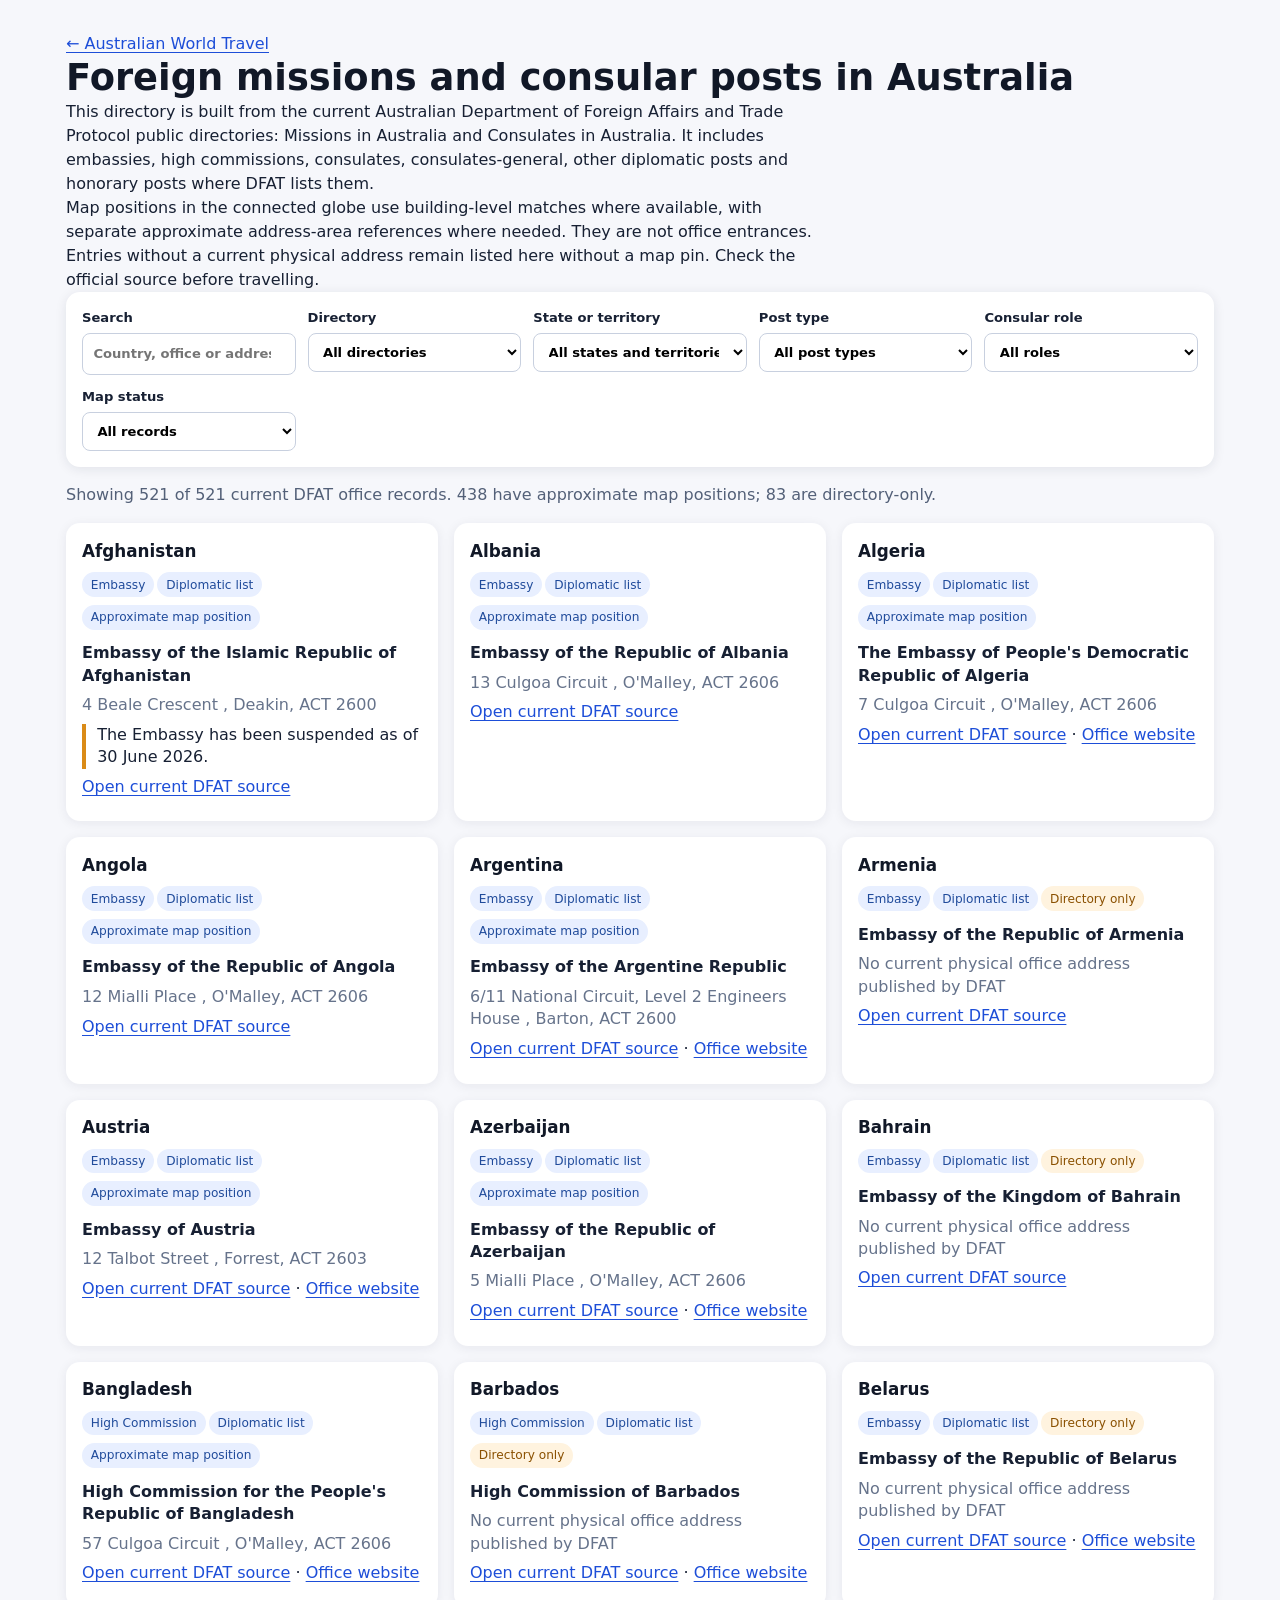
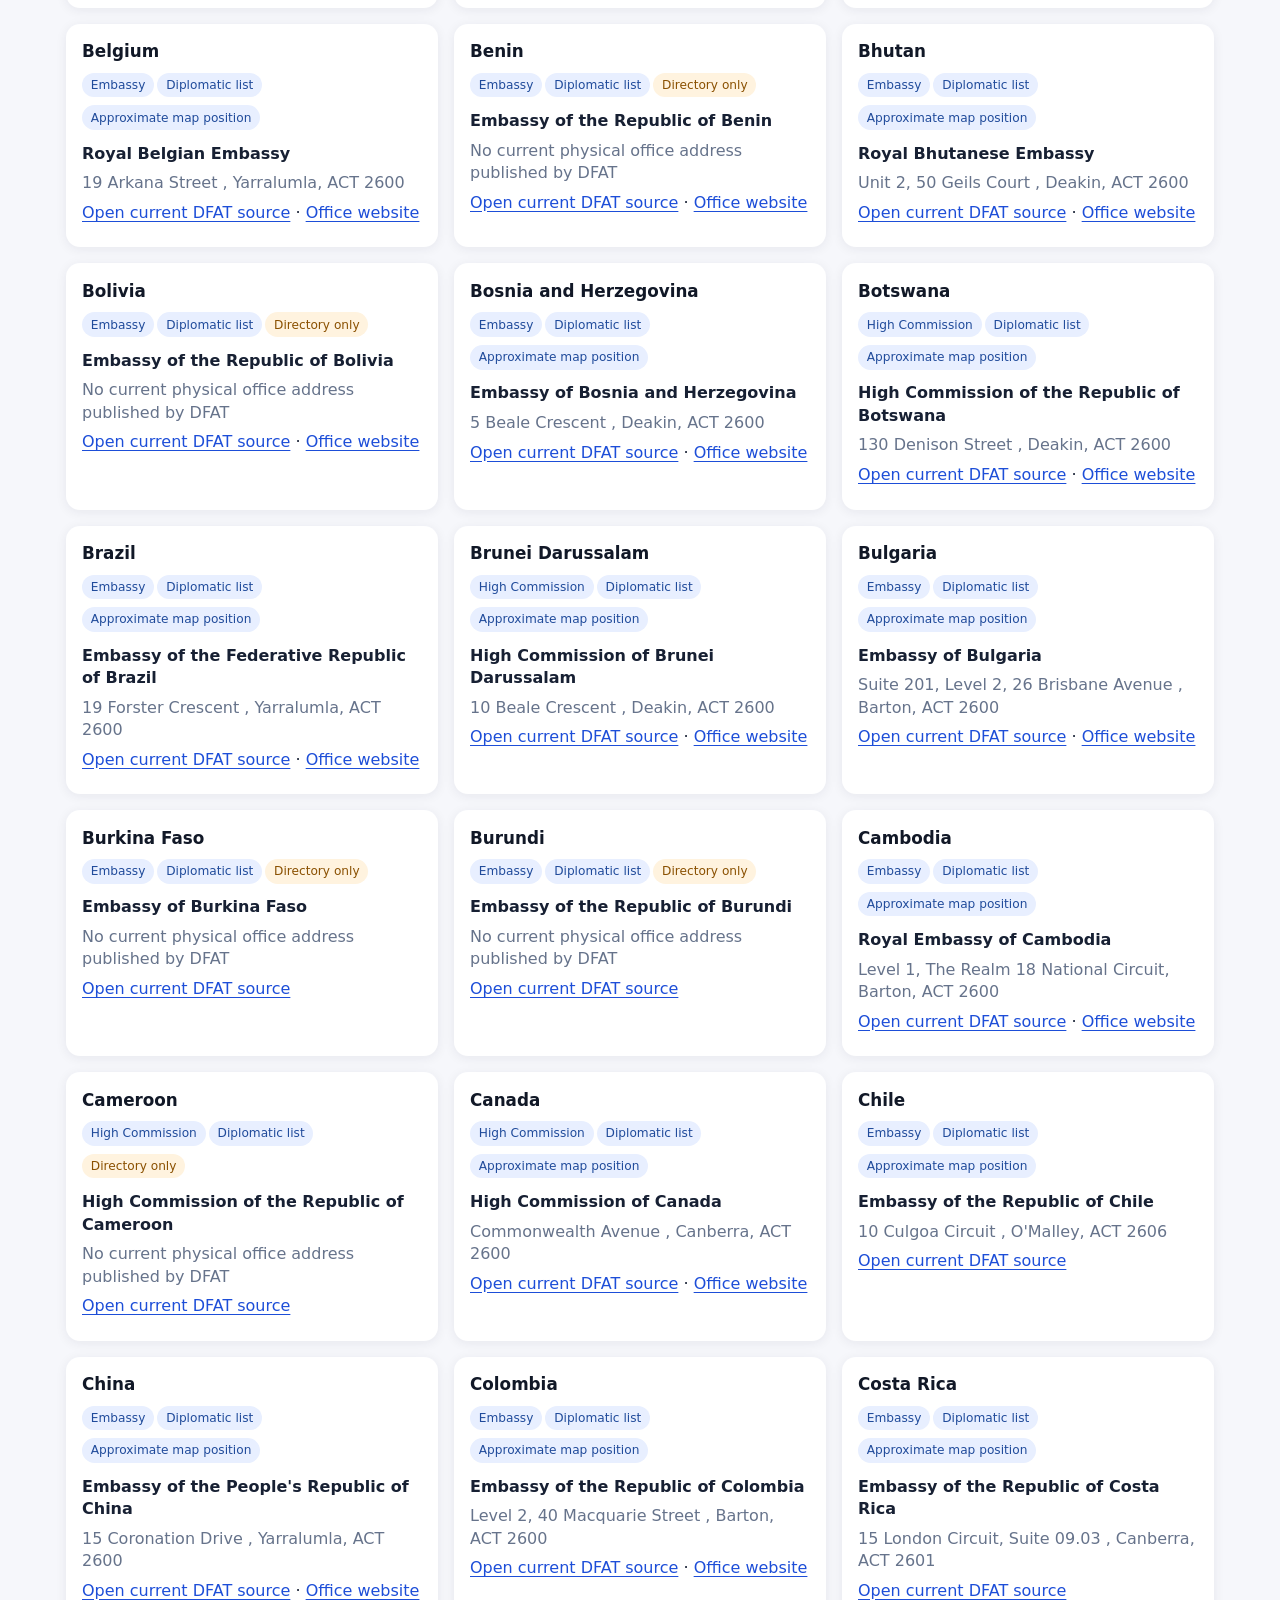
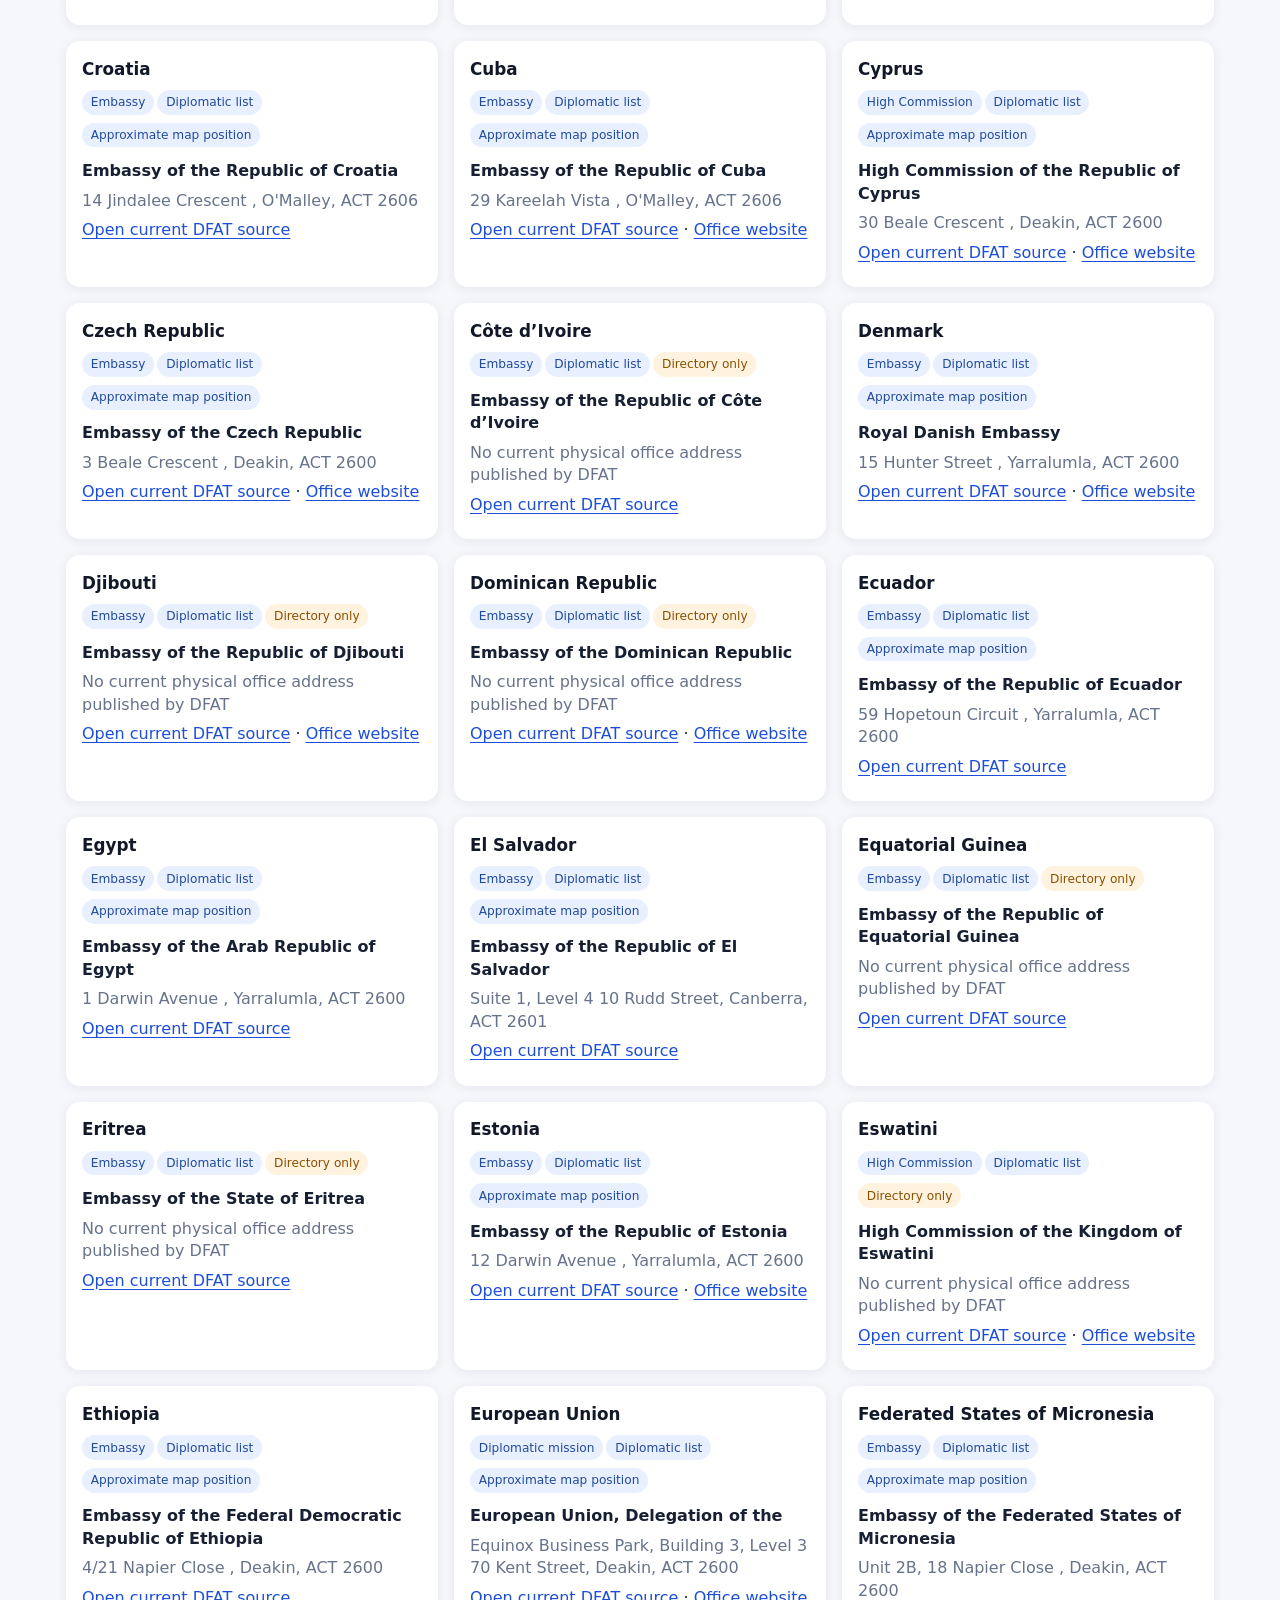
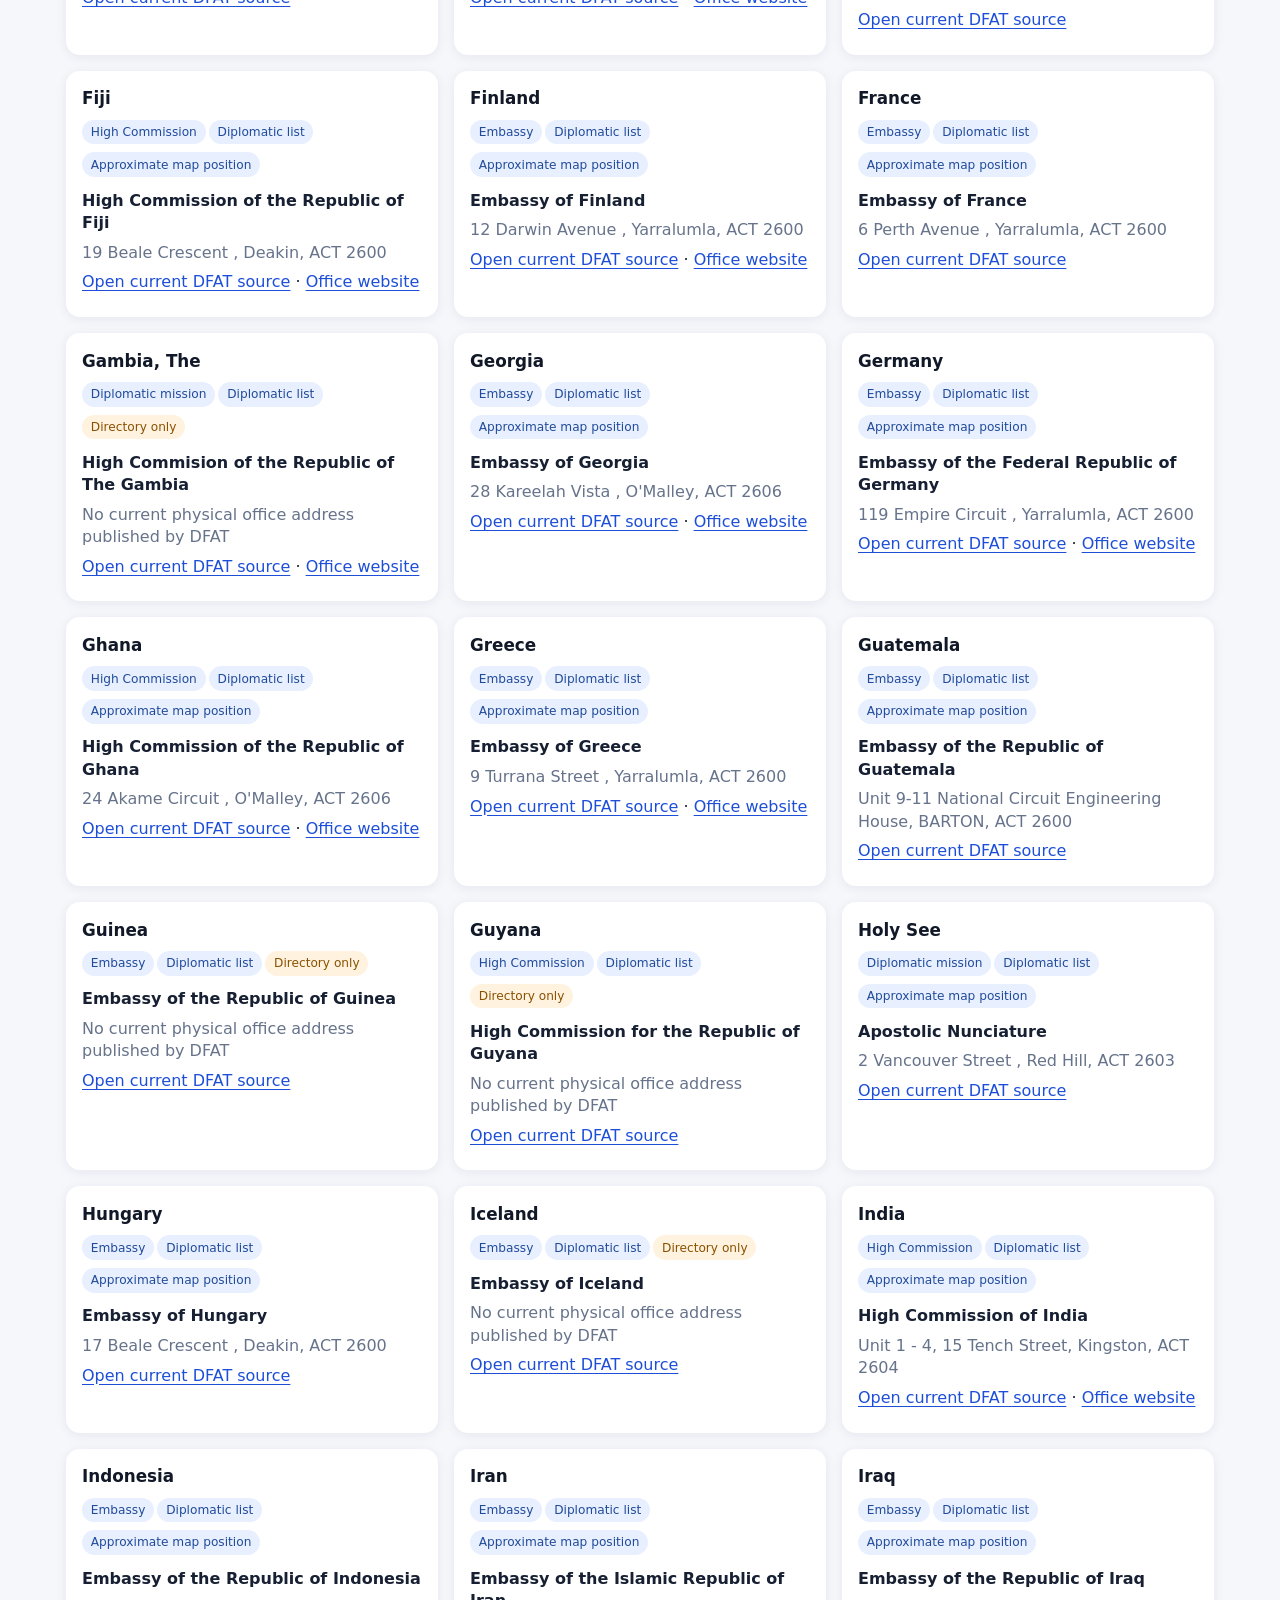
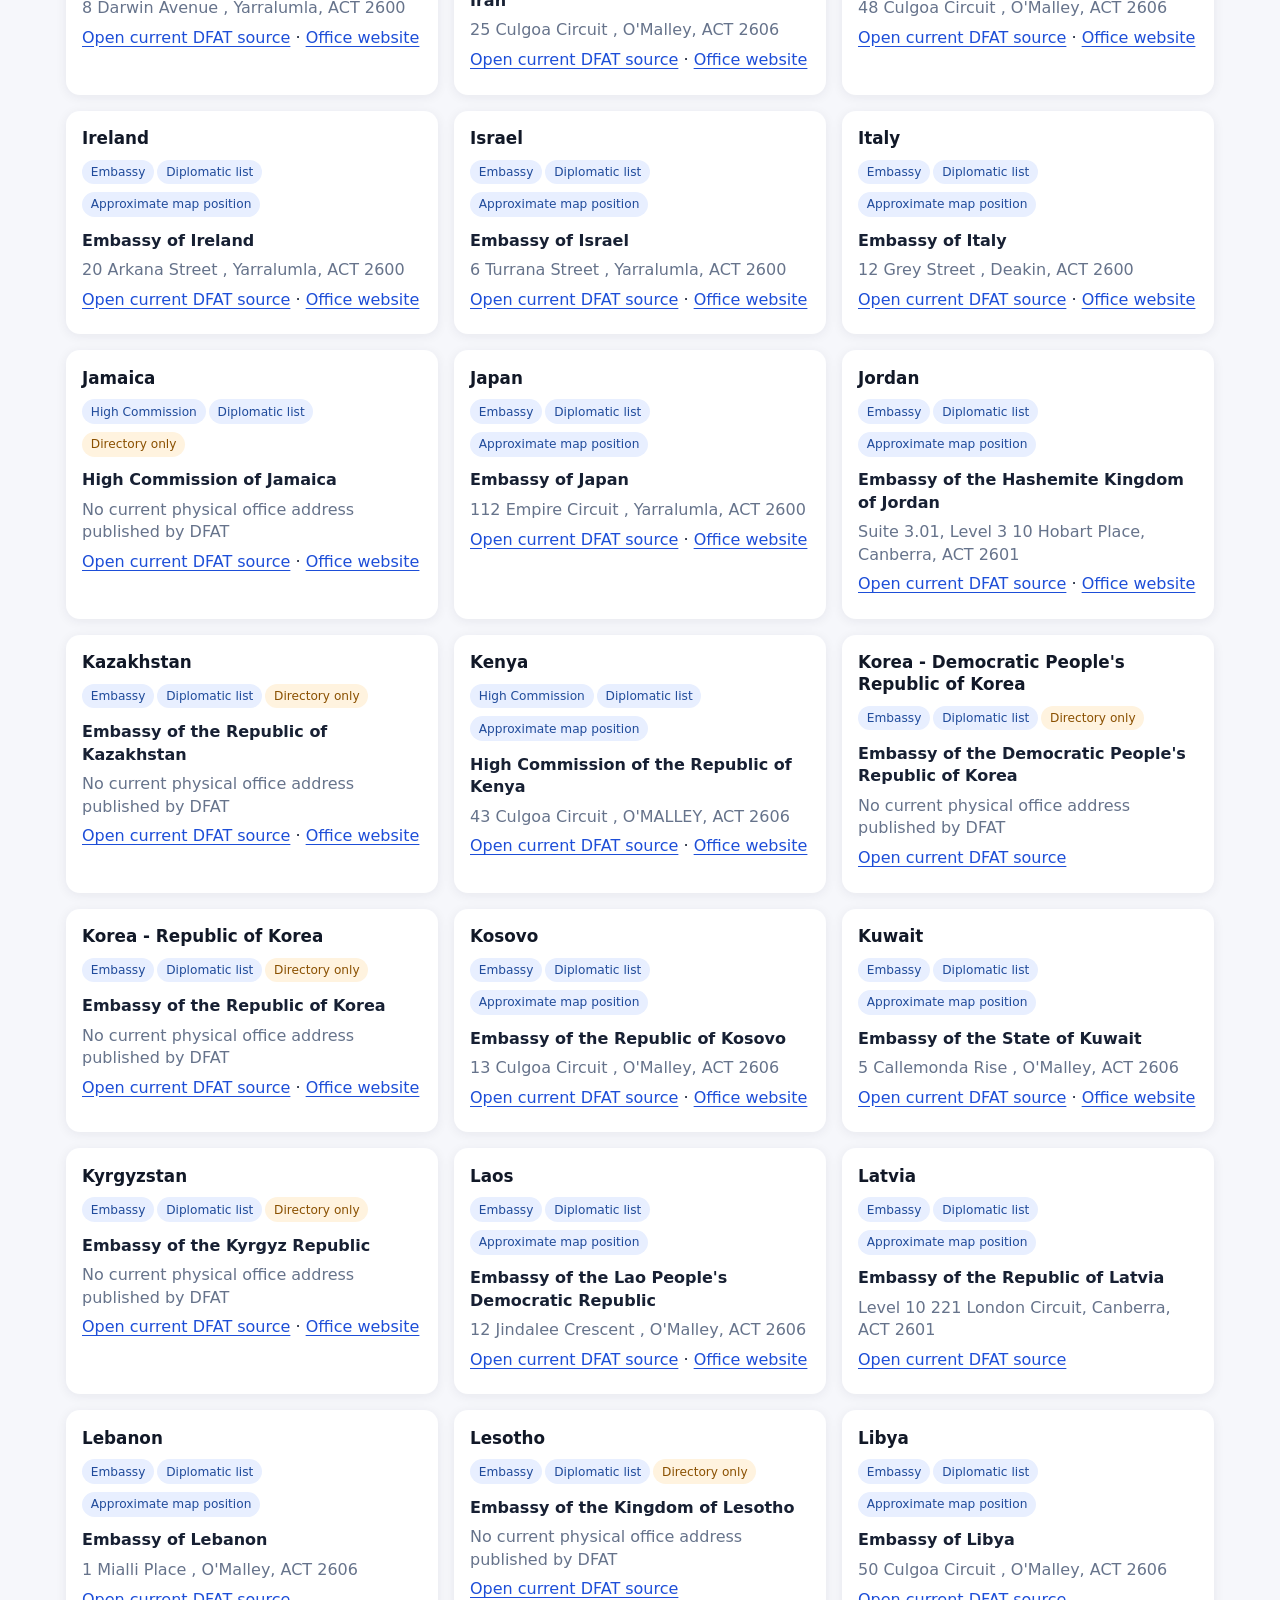
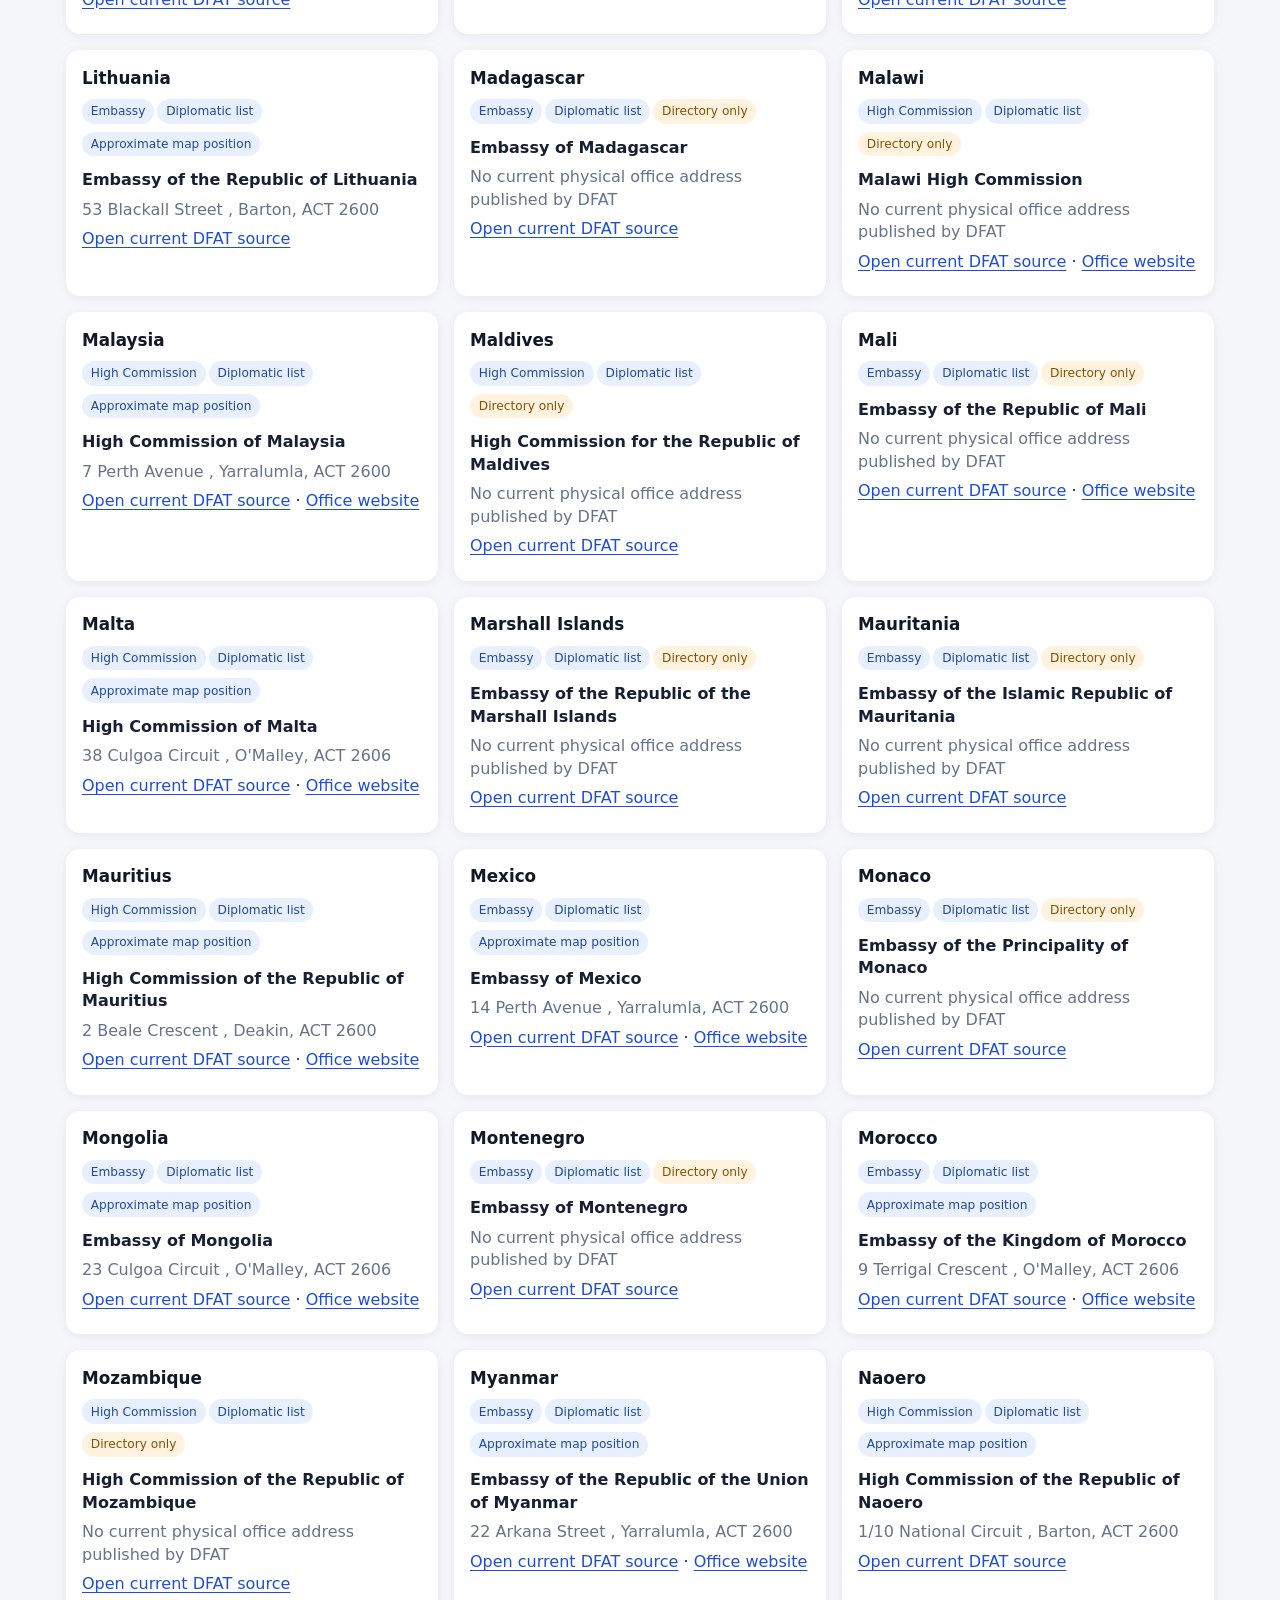
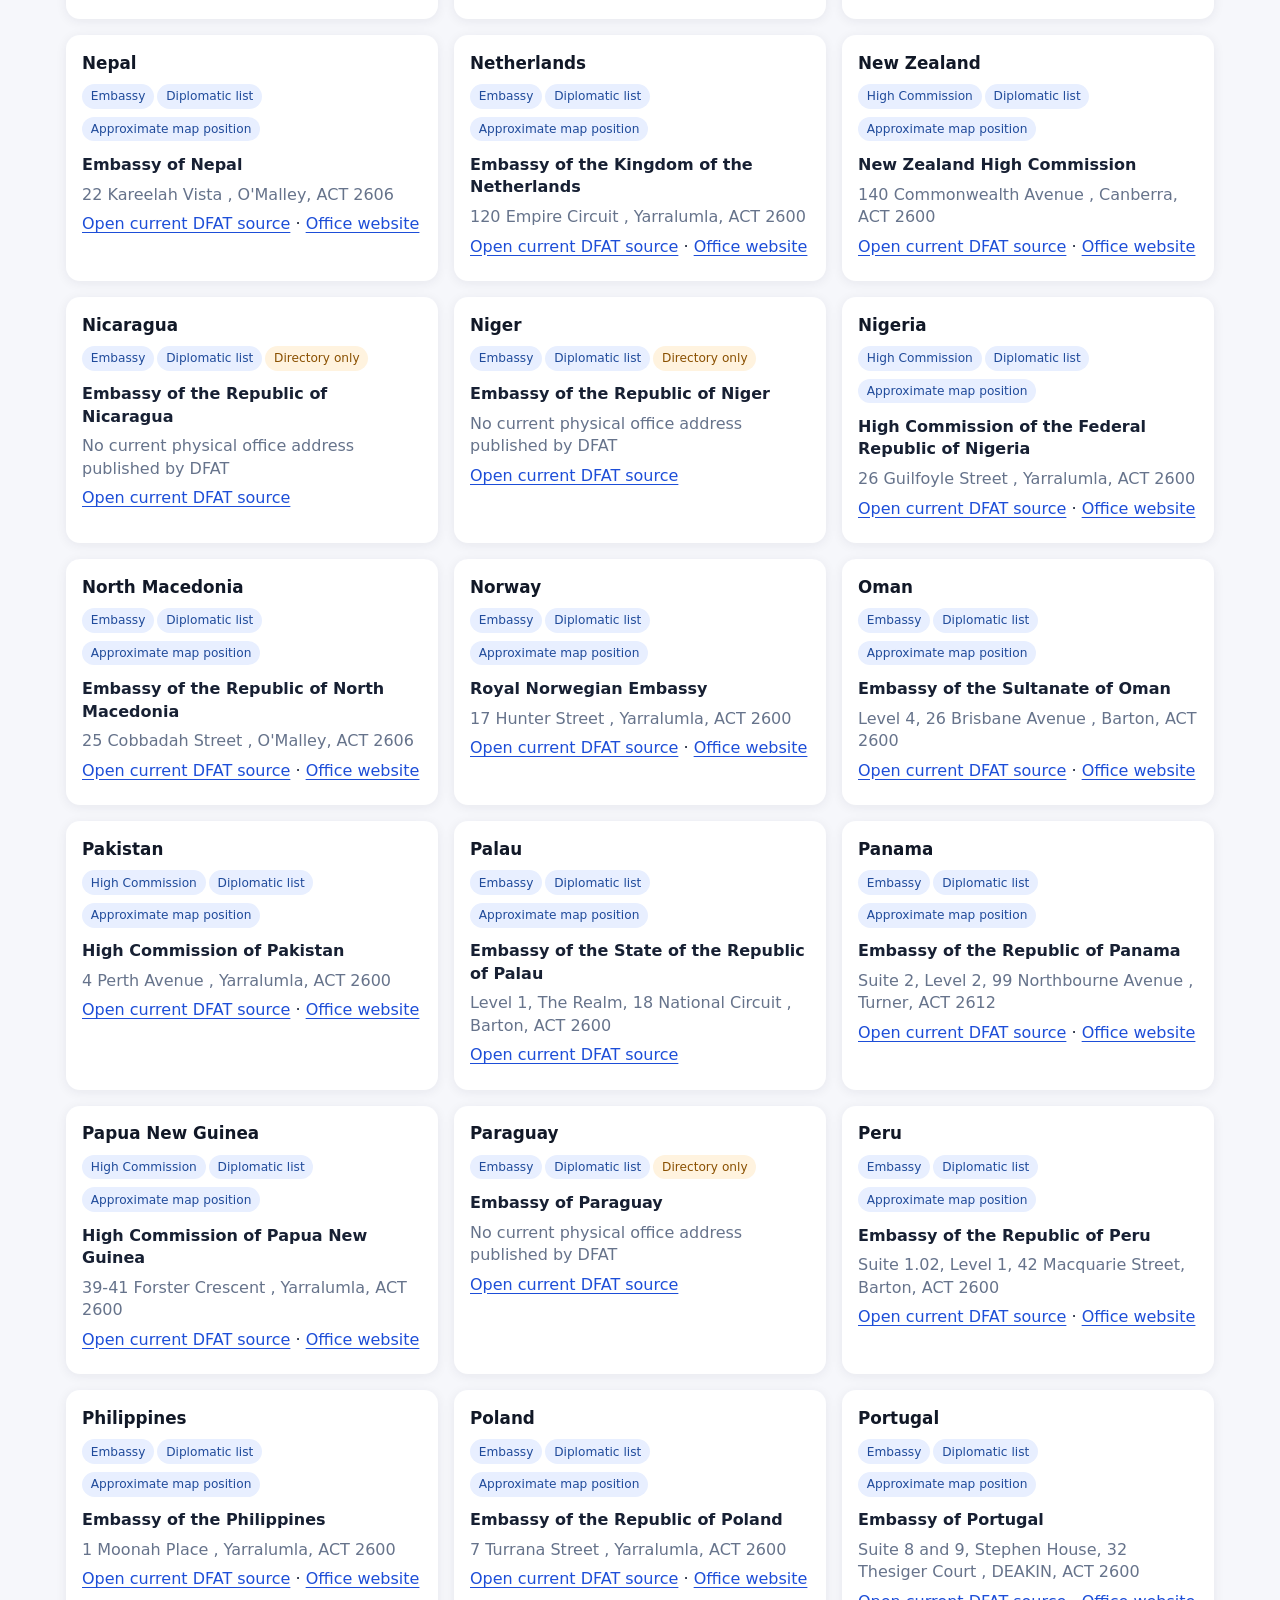
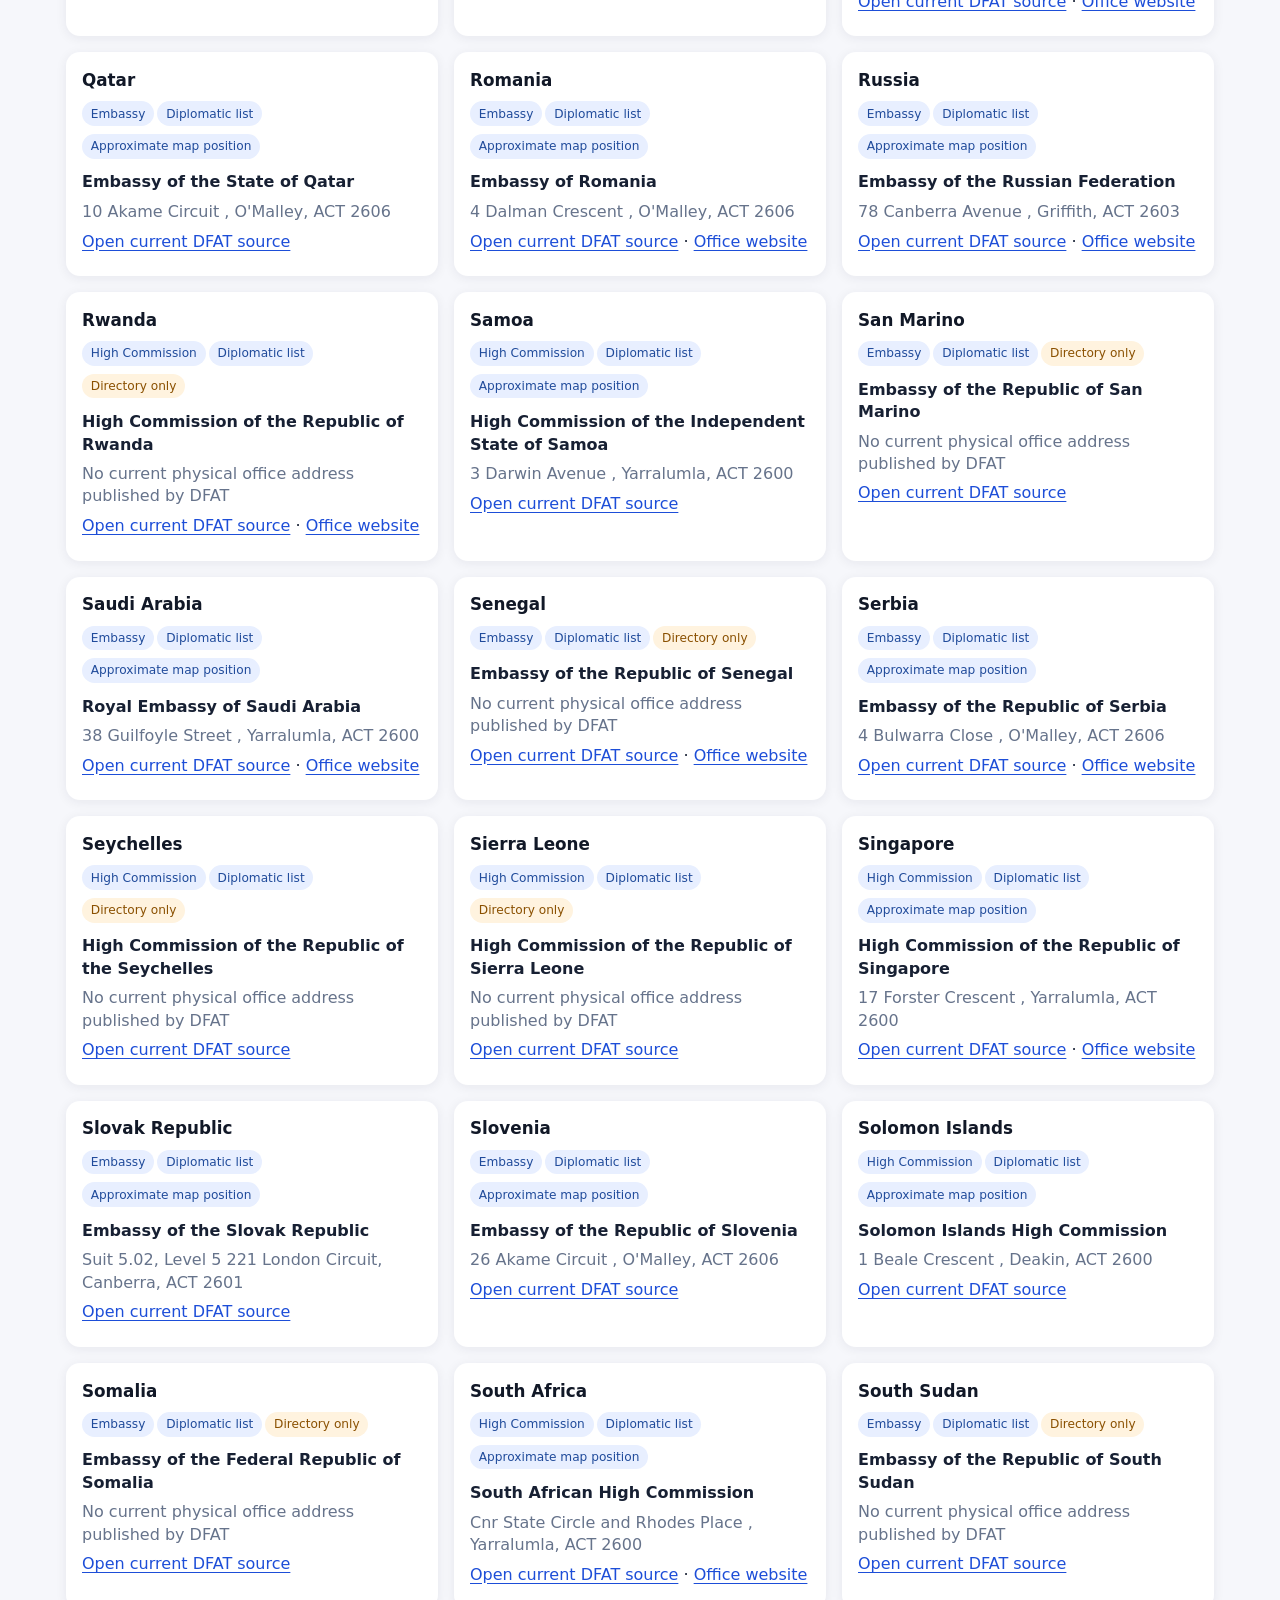
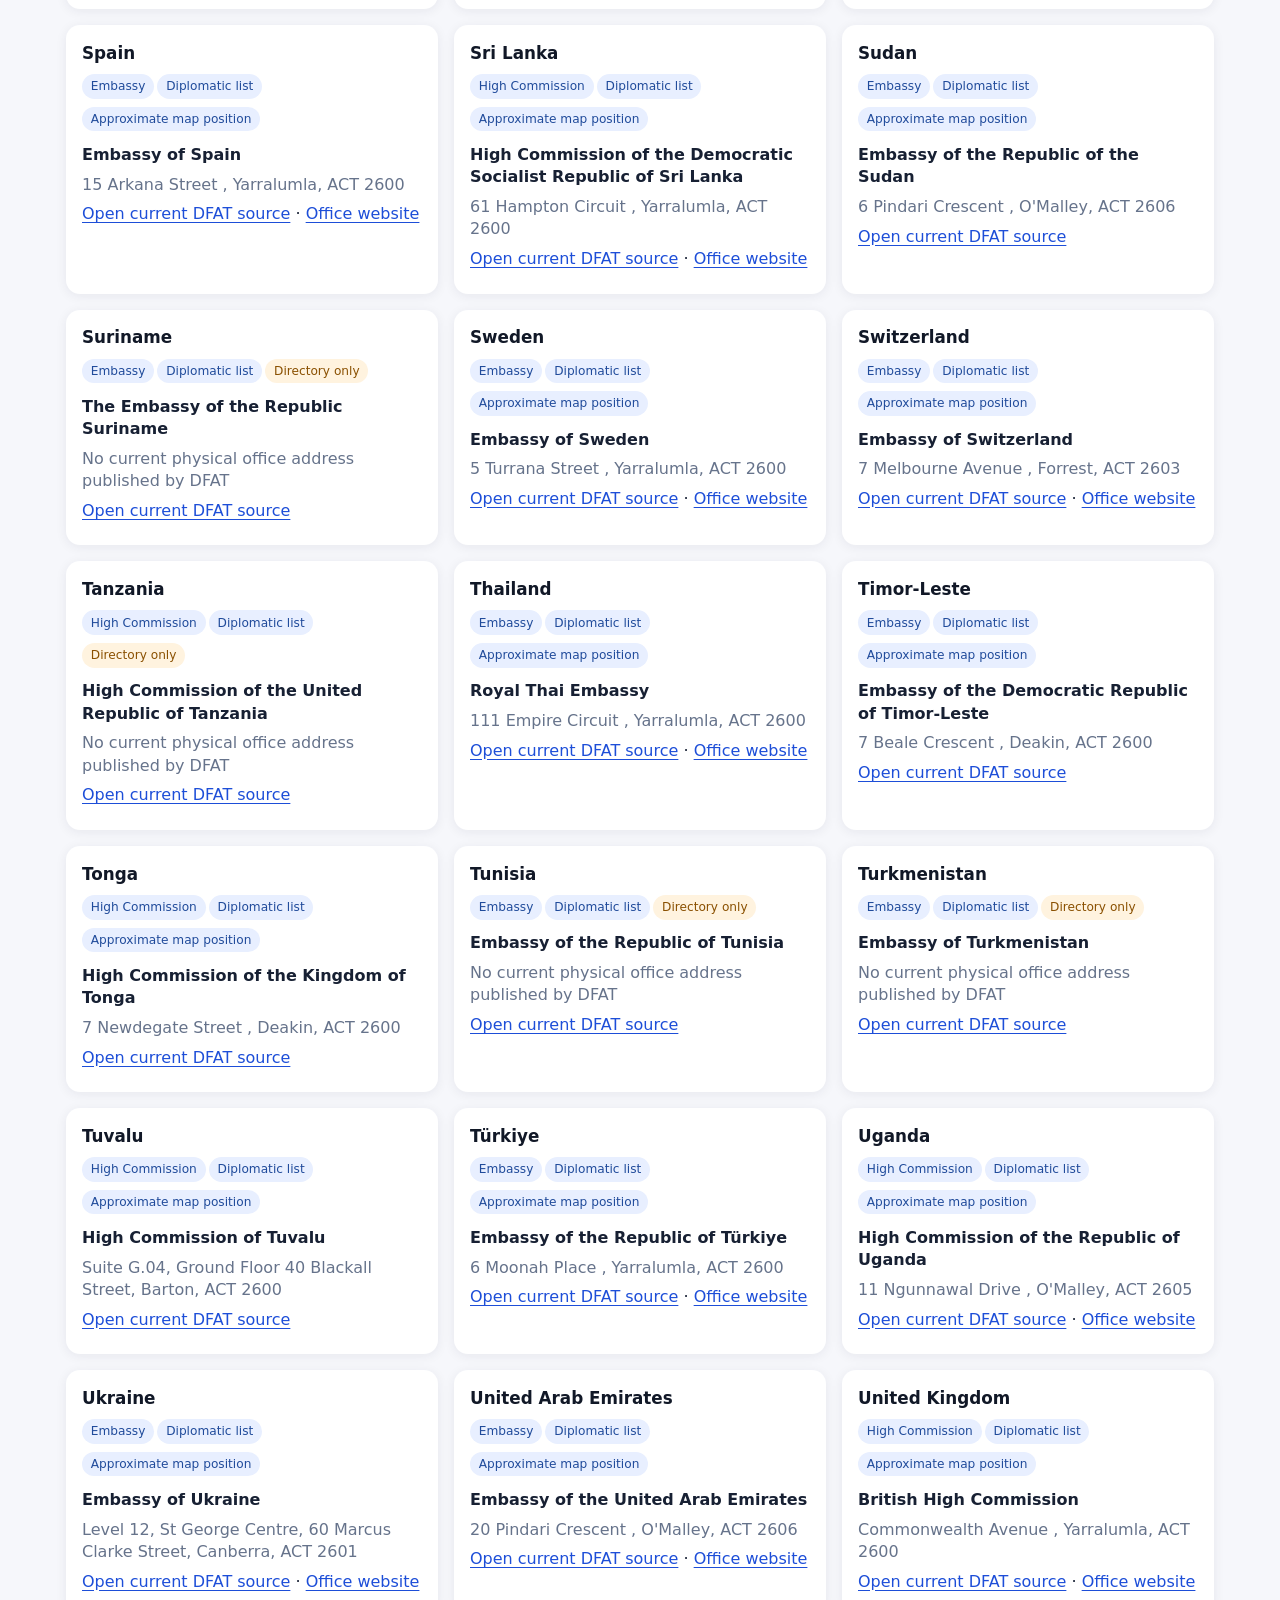
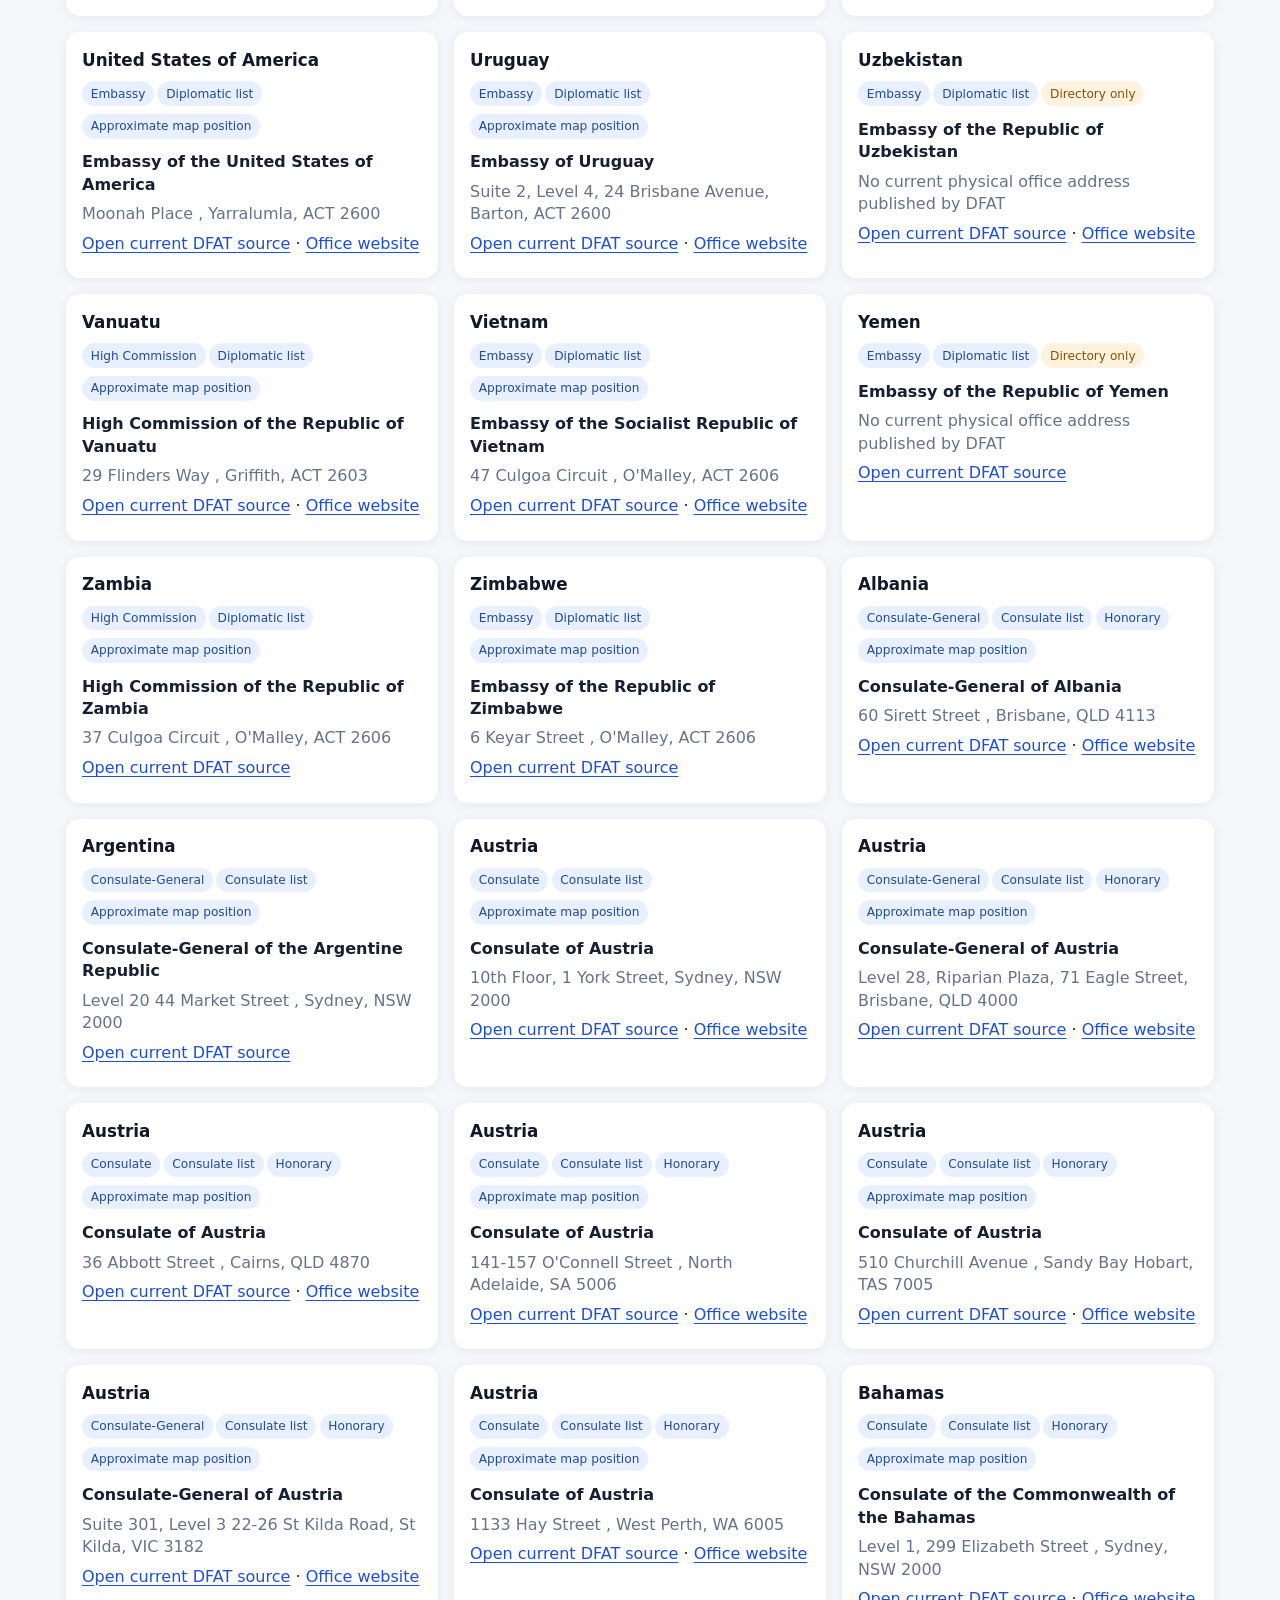
<file: missions.html>
<!doctype html>
<html lang="en-AU"><head><meta charset="utf-8"><meta name="viewport" content="width=device-width,initial-scale=1"><title>Foreign missions and consular posts in Australia</title><link rel="stylesheet" href="assets/missions.css"><style>body{font-family:system-ui,sans-serif;margin:0;background:#f6f7fb;color:#172033}main{max-width:1180px;margin:auto;padding:2rem 1rem 4rem}.intro{max-width:760px}.controls{display:grid;grid-template-columns:repeat(auto-fit,minmax(180px,1fr));gap:.75rem;background:#fff;padding:1rem;border-radius:14px;box-shadow:0 2px 12px #17203318;position:sticky;top:0;z-index:2}.controls label{font-size:.82rem;font-weight:700}.controls select,.controls input{width:100%;box-sizing:border-box;padding:.65rem;border:1px solid #c8d0df;border-radius:8px;background:#fff;margin-top:.3rem}.summary{margin:1rem 0;color:#536078}.grid{display:grid;grid-template-columns:repeat(auto-fit,minmax(280px,1fr));gap:1rem}.card{background:#fff;border-radius:14px;padding:1rem;box-shadow:0 2px 12px #17203312}.card h2{font-size:1.05rem;margin:.1rem 0 .45rem}.tag{display:inline-block;background:#e8efff;color:#204b9b;border-radius:99px;padding:.2rem .55rem;font-size:.76rem;margin:.15rem .2rem .35rem 0}.held{background:#fff3df;color:#8a5000}.card p{margin:.45rem 0;line-height:1.4}.card a{overflow-wrap:anywhere}.muted{color:#66738b}.notice{border-left:4px solid #da8b17;padding-left:.7rem}</style></head>
<body><main id="top"><p><a href="index.html">← Australian World Travel</a></p><h1>Foreign missions and consular posts in Australia</h1><div class="intro"><p>This directory is built from the current Australian Department of Foreign Affairs and Trade Protocol public directories: Missions in Australia and Consulates in Australia. It includes embassies, high commissions, consulates, consulates-general, other diplomatic posts and honorary posts where DFAT lists them.</p><p>Map positions in the connected globe use building-level matches where available, with separate approximate address-area references where needed. They are not office entrances. Entries without a current physical address remain listed here without a map pin. Check the official source before travelling.</p></div>
<section class="controls" aria-label="Directory filters"><label>Search<input id="search" type="search" placeholder="Country, office or address"></label><label>Directory<select id="directory"><option value="">All directories</option></select></label><label>State or territory<select id="state"><option value="">All states and territories</option></select></label><label>Post type<select id="type"><option value="">All post types</option></select></label><label>Consular role<select id="honorary"><option value="">All roles</option><option value="yes">Honorary posts</option><option value="no">Career posts</option></select></label><label>Map status<select id="status"><option value="">All records</option><option value="mapped">Has map position</option><option value="held">Directory only</option></select></label></section><p id="summary" class="summary" aria-live="polite"></p><section id="cards" class="grid"></section><p><a href="#top">Back to top</a></p></main>
<script src="data/missions-reviewed.js?v=20260906"></script><script>(()=>{const snapshot=window.AUSTRALIAN_MISSIONS_REVIEW,rows=snapshot.records||[],$=id=>document.getElementById(id),values=k=>[...new Set(rows.map(r=>r[k]).filter(Boolean))].sort((a,b)=>a.localeCompare(b));const fill=(id,list)=>list.forEach(v=>{const o=document.createElement('option');o.value=v;o.textContent=v;$(id).append(o)});fill('directory',['missions','consulates']);fill('state',values('stateCode'));fill('type',values('type'));const esc=v=>String(v||'').replace(/[&<>"']/g,c=>({'&':'&amp;','<':'&lt;','>':'&gt;','"':'&quot;',"'":'&#39;'}[c]));function render(){const q=$('search').value.trim().toLowerCase(),d=$('directory').value,s=$('state').value,t=$('type').value,h=$('honorary').value,st=$('status').value,shown=rows.filter(r=>(!q||[r.country,r.officialName,r.city,r.address,r.type].join(' ').toLowerCase().includes(q))&&(!d||r.directoryKind===d)&&(!s||r.stateCode===s)&&(!t||r.type===t)&&(!h||(r.honorary?'yes':'no')===h)&&(!st||r.status===st));$('summary').textContent=`Showing ${shown.length.toLocaleString()} of ${rows.length.toLocaleString()} current DFAT office records. ${rows.filter(r=>r.status==='mapped').length.toLocaleString()} have approximate map positions; ${rows.filter(r=>r.status!=='mapped').length.toLocaleString()} are directory-only.`;$('cards').innerHTML=shown.map(r=>`<article class="card"><h2>${esc(r.country)}</h2><span class="tag">${esc(r.type)}</span><span class="tag">${esc(r.directoryKind==='missions'?'Diplomatic list':'Consulate list')}</span>${r.honorary?'<span class="tag">Honorary</span>':''}${r.status==='mapped'?'<span class="tag">Approximate map position</span>':'<span class="tag held">Directory only</span>'}<p><strong>${esc(r.officialName)}</strong></p><p class="muted">${esc(r.address||'No current physical office address published by DFAT')}</p>${r.operationNotice?`<p class="notice">${esc(r.operationNotice)}</p>`:''}<p><a href="${esc(r.sourceUrl)}" target="_blank" rel="noopener">Open current DFAT source</a>${r.website?` · <a href="${esc(r.website)}" target="_blank" rel="noopener">Office website</a>`:''}</p></article>`).join('')||'<p>No records match those filters.</p>'}['search','directory','state','type','honorary','status'].forEach(id=>$(id).addEventListener('input',render));render()})();</script></body></html>
</file>
<file: assets/missions.css>
/* Local styles for the reviewed missions directory. No remote CSS runtime. */
:root { color-scheme: light; font-family: Inter, system-ui, -apple-system, BlinkMacSystemFont, "Segoe UI", sans-serif; color: #1f2937; background: #f8fafc; }
* { box-sizing: border-box; }
body { margin: 0; font-family: inherit; line-height: 1.5; }
h1, h2, h3, p { margin: 0; }
a { color: #1d4ed8; text-underline-offset: 3px; }
a:hover { color: #1e3a8a; }
button, input, select { font: inherit; }
button, select, summary { cursor: pointer; }
.container { width: min(100%, 1280px); margin-inline: auto; padding-inline: 24px; }
body > .container { padding-block: 32px 88px; }
.site-nav { color: #fff; background: #1f2937; }
.site-nav .container > div { display: flex; align-items: center; justify-content: center; min-height: 64px; }
.site-nav .container > div > div { display: flex; gap: 6px; overflow-x: auto; max-width: 100%; padding-block: 8px; }
.site-nav a { flex: 0 0 auto; padding: 9px 12px; border-radius: 6px; color: #fff; font-size: .875rem; font-weight: 500; text-decoration: none; }
.site-nav a:hover, .site-nav a[href="missions.html"] { background: #111827; }
header { text-align: center; margin-bottom: 28px; }
h1 { color: #111827; font-size: clamp(1.85rem, 4vw, 2.3rem); line-height: 1.2; }
header p { font-size: 1.08rem; color: #4b5563; margin-top: 12px; }
h2 { font-size: 1.25rem; color: #111827; line-height: 1.3; }
.source-review { background: #fff; border: 1px solid #bfdbfe; border-radius: 12px; padding: 22px; margin-bottom: 28px; }
.summary-layout { display: grid; grid-template-columns: minmax(220px, 1fr) minmax(500px, 1.7fr); gap: 22px; }
.summary-layout > div > p { margin-top: 10px; color: #4b5563; font-size: .875rem; }
.summary-counts { display: grid; grid-template-columns: repeat(3, minmax(0, 1fr)); gap: 10px; }
.summary-counts > div { padding: 13px; border-radius: 8px; }
.summary-counts p { font-size: .77rem; }
.summary-counts p:nth-child(2) { font-size: .95rem; font-weight: 700; margin-top: 5px; }
.summary-counts p + p { margin-top: 6px; }
.source-review > p { font-size: .875rem; margin-top: 16px; }
.mission-filters { display: grid; grid-template-columns: repeat(4, minmax(0, 1fr)); gap: 16px; padding: 20px; border-radius: 12px; background: #fff; border: 1px solid #e5e7eb; }
.mission-filters label { display: block; font-size: .875rem; font-weight: 500; margin-bottom: 7px; }
.mission-filters input, .mission-filters select { width: 100%; min-width: 0; height: 47px; padding: 10px; border: 1px solid #cbd5e1; border-radius: 8px; background: #fff; color: #1f2937; font-size: .9rem; }
.mission-filters input:focus, .mission-filters select:focus { outline: 3px solid #bfdbfe; border-color: #2563eb; }
.result-summary { display: flex; align-items: center; justify-content: space-between; gap: 15px; margin-block: 18px; font-size: .875rem; color: #4b5563; }
.result-summary button { flex-shrink: 0; padding: 7px 0 7px 12px; border: 0; background: none; color: #1d4ed8; text-decoration: underline; }
#missionsGrid { display: grid; grid-template-columns: repeat(3, minmax(0, 1fr)); gap: 22px; }
#missionsGrid > p, noscript p { grid-column: 1 / -1; padding: 22px; border-radius: 10px; background: #fffbeb; }
.mission-card { display: flex; flex-direction: column; padding: 23px; background: #fff; border: 1px solid #dce2e9; border-radius: 12px; min-width: 0; }
.mission-card h3 { font-size: 1.2rem; line-height: 1.3; }
.mission-card p { font-size: .875rem; color: #4b5563; }
.mission-card h3 + p { font-weight: 500; margin-top: 7px; color: #374151; }
.mission-card .self-start { align-self: flex-start; padding: 4px 8px; border-radius: 5px; margin-top: 14px; font-weight: 600; font-size: .75rem; }
.mission-card > p:nth-of-type(3) { margin-top: 18px; color: #374151; }
.mission-card > p:nth-of-type(4) { margin-top: 13px; }
.mission-card > div { display: flex; flex-wrap: wrap; gap: 10px 15px; font-size: .875rem; margin-top: 18px; }
.mission-card details { font-size: .875rem; margin-top: 13px; }
.mission-card summary { color: #1d4ed8; }
.mission-card details p { margin-top: 10px; }
.mission-card > p:last-child { font-size: .75rem; color: #6b7280; padding-top: 22px; margin-top: auto; }
.bg-blue-50 { background: #eff6ff; color: #1e40af; }
.bg-green-50 { background: #f0fdf4; color: #166534; }
.bg-amber-50 { background: #fffbeb; color: #92400e; }
.mission-card .bg-blue-50 { color: #1e40af; }
.mission-card .bg-green-50 { color: #166534; }
.mission-card .bg-amber-50 { color: #92400e; }
footer { margin-top: 38px; padding-top: 22px; border-top: 1px solid #dce2e9; color: #4b5563; font-size: .875rem; }
footer p + p { margin-top: 14px; }
footer nav { display: flex; justify-content: space-between; gap: 16px; margin-top: 22px; }
#goToTopBtn, #goToBottomBtn { position: fixed; bottom: 20px; width: 48px; height: 48px; display: flex; align-items: center; justify-content: center; border: 0; border-radius: 50%; color: #fff; font-size: 1.5rem; font-weight: 700; box-shadow: 0 3px 12px #0002; z-index: 20; }
#goToTopBtn { right: 20px; background: #2563eb; }
#goToBottomBtn { left: 20px; background: #15803d; }
.hidden { display: none !important; }
@media (max-width: 1050px) {
    .summary-layout { grid-template-columns: 1fr; }
    #missionsGrid { grid-template-columns: repeat(2, minmax(0, 1fr)); }
    .mission-filters { grid-template-columns: repeat(2, minmax(0, 1fr)); }
}
@media (max-width: 600px) {
    .container { padding-inline: 16px; }
    body > .container { padding-top: 25px; }
    .site-nav .container > div { justify-content: flex-start; }
    .source-review, .mission-filters { padding: 17px; }
    .summary-counts, .mission-filters, #missionsGrid { grid-template-columns: 1fr; }
    .summary-counts { gap: 8px; }
    .summary-counts > div { padding: 11px 13px; }
    .mission-card { padding: 20px; }
}
@media print {
    .site-nav, .mission-filters, .result-summary button, #goToTopBtn, #goToBottomBtn { display: none !important; }
    body { background: #fff; }
    .mission-card { break-inside: avoid; }
}
</file>
